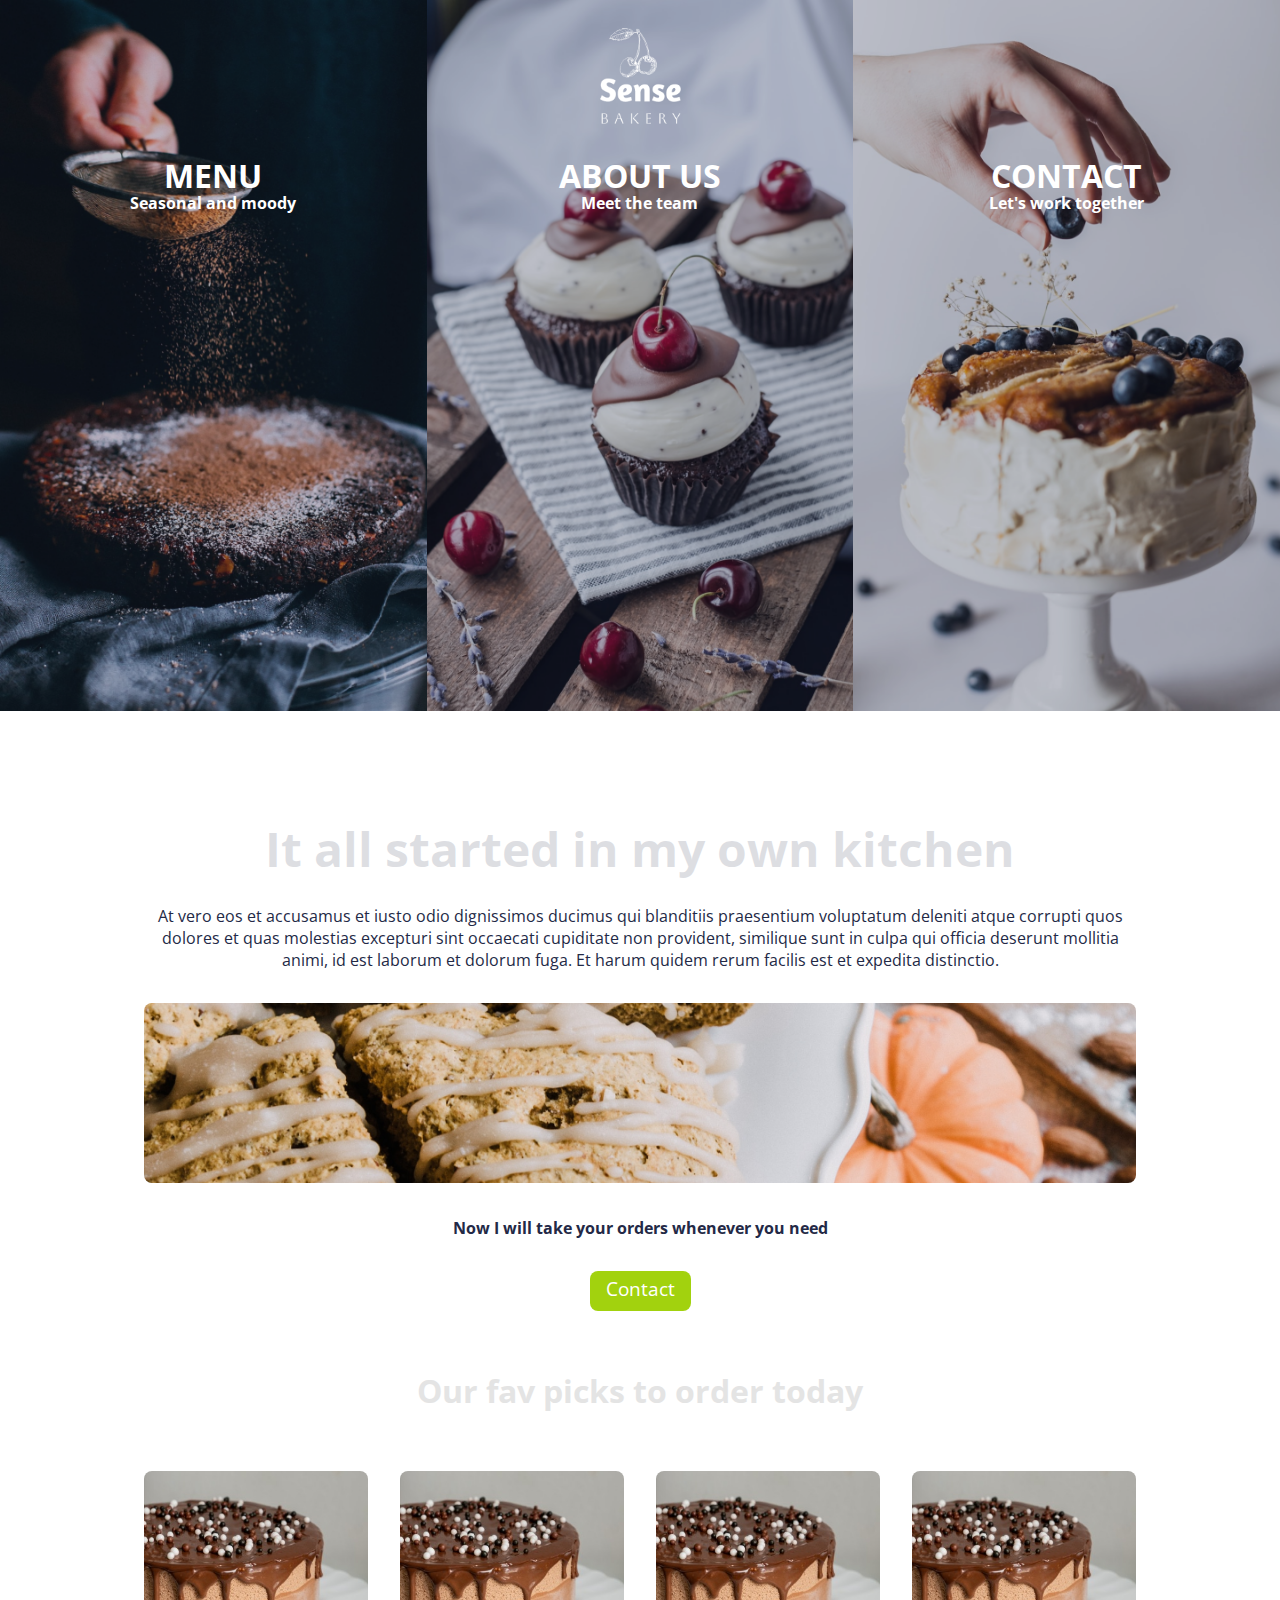
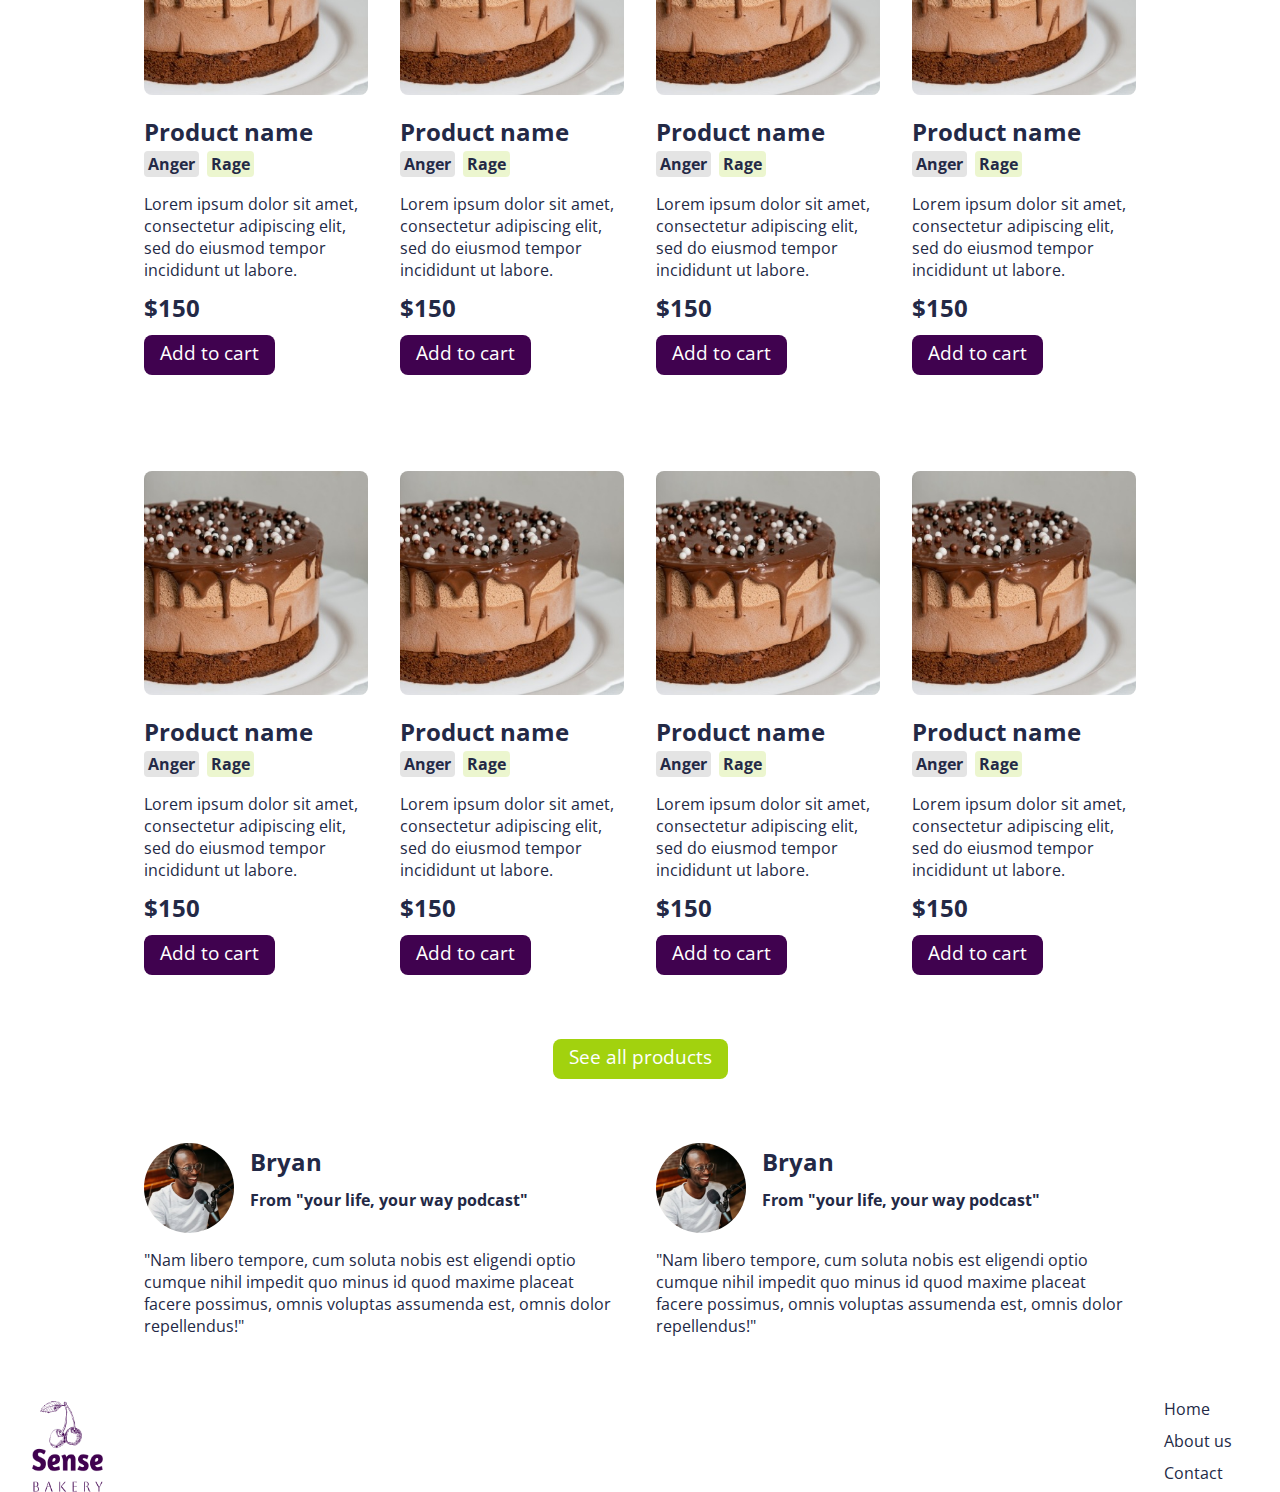
<file: index.html>
<!DOCTYPE html>
<html lang="en">
<head>
    <meta charset="UTF-8">
    <meta http-equiv="X-UA-Compatible" content="IE=edge">
    <meta name="viewport" content="width=device-width, initial-scale=1.0">
    <title>Sense - Bakery</title>
    <link rel="stylesheet" href="css/main.css">
    <!--Alegreya sans font added-->
    <link rel="preconnect" href="https://fonts.googleapis.com">
    <link rel="preconnect" href="https://fonts.gstatic.com" crossorigin>
    <link href="https://fonts.googleapis.com/css2?family=Open+Sans:wght@400;600;700&display=swap" rel="stylesheet">
</head>

<body>
    <div class="skip-link">  
        <a href='#maincontent'> Skip to Main content </a>
    </div>

    <header>
        <nav role="navigation" class="homenav">
            <div class="navoption">
                <picture>
                    <source srcset="images/menu-107_x_178.png,
                                    images/menu-214_x_356.png 2x"
                            media="(max-width: 320px)">
                
                    <source srcset="images/menu-240_x_800.png,
                                    images/menu-480_x_1600.png 2x"
                            media="(max-width: 720px)">

                    <source srcset="images/menu-480_x_800.png,
                                    images/menu-960_x_1600.png 2x"
                            media="(max-width: 1440px)">
                
                    <img src="images/menu-480_x_800.png" alt="Picture of dark chocolate cake">
                </picture>
                <a href="#">Menu</a>
                <p>Seasonal and moody</p>
            </div>

            <div class="navoption">
                <picture>
                    <source srcset="images/aboutus-107_x_178.png,
                                    images/aboutus-214_x_356.png 2x"
                            media="(max-width: 320px)">
                
                    <source srcset="images/aboutus-240_x_800.png,
                                    images/aboutus-480_x_1600.png 2x"
                            media="(max-width: 720px)">

                    <source srcset="images/aboutus-480_x_800.png,
                                    images/aboutus-960_x_1600.png 2x"
                            media="(max-width: 1440px)">
                
                    <img src="images/aboutus-480_x_800.png" alt="Picture of dark chocolate cake">
                </picture>
                <a href="about.html">About us</a>
                <p>Meet the team</p>
            </div>

            <div class="navoption">
                <picture>
                    <source srcset="images/contact-107_x_178.png,
                                    images/contact-214_x_356.png 2x"
                            media="(max-width: 320px)">
                
                    <source srcset="images/contact-240_x_800.png,
                                    images/contact-480_x_1600.png 2x"
                            media="(max-width: 720px)">

                    <source srcset="images/contact-480_x_800.png,
                                    images/contact-960_x_1600.png 2x"
                            media="(max-width: 1440px)">
                
                    <img src="images/contact-480_x_800.png" alt="Picture of dark chocolate cake">
                </picture>
                <a href="contact.html">Contact</a>
                <p>Let's work together</p>
            </div>
        </nav>
        <a class="logo" href="index.html"><img src="images/logo-bakery.png" alt="Logo"></a>
    </header>
    

    <div class="wrapper">
        <!--Added a class of wrapper since all elements require the same margin-->
        <main class="intro" role="main" id="maincontent">
            <h1>It all started in my own kitchen</h1>
            <p>At vero eos et accusamus et iusto odio dignissimos ducimus qui blanditiis praesentium voluptatum deleniti atque corrupti quos dolores et quas molestias excepturi sint occaecati cupiditate non provident, similique sunt in culpa qui officia deserunt mollitia animi, id est laborum et dolorum fuga. Et harum quidem rerum facilis est et expedita distinctio.</p>
            <picture>
                <source srcset="images/intro-1120_x_203.png,
                images/intro-2240_x_406.png 2x"
                media="(max-width: 320px)">
            
                <source srcset="images/intro-544_x_99.png,
                                images/intro-1088_x_198.png 2x"
                        media="(max-width: 720px)">

                <source srcset="images/intro-1120_x_203.png,
                                images/intro-2240_x_406.png 2x"
                        media="(max-width: 1440px)">
            
                <img src="images/intro-1120_x_203.png" alt="Image of pumpkin cookies">
            </picture>
            <p>Now I will take your orders whenever you need</p>
            <a class="button" aria-label="Go to contact page" href="contact.html">Contact</a>
        </main>

        <section class="product">
            <h2>Our fav picks to order today</h2>
            <!--Created the div with a class of "cards" to hug all available information of products. I will assign a grid disposition to it in the css-->
            <div class="cards">
                <div itemscope itemtype="https://schema.org/Product" class="card">
                    <picture itemprop="image">
                        <source srcset="images/product-256_x_256.jpg,
                                        images/product-512_x_512.jpg 2x"
                                media="(max-width: 320px)">
                    
                        <source srcset="images/product-688_x_688.jpg,
                                        images/product-1376_x_1376.jpg 2x"
                                media="(max-width: 720px)">
    
                        <source srcset="images/product-352_x_352.jpg,
                                        images/product-704_x_704.jpg 2x"
                                media="(max-width: 1440px)">
                    
                        <img src="images/product-688_x_688.jpg" alt="Product image">
                    </picture>
                    <div class="title">
                        <h3 itemprop="name" >Product name</h3>
                        <div class="tags">
                            <div itemprop="category" class="tag1">
                                <p>Anger</p>
                            </div>
                            <div itemprop="category" class="tag2">
                                <p>Rage</p>
                            </div>
                        </div>
                    </div>
    
                    <div class="info">
                        <p itemprop="description">Lorem ipsum dolor sit amet, consectetur adipiscing elit, sed do eiusmod tempor incididunt ut labore.</p>
                        <p itemprop="price" class="price">$150</p>
                        <a class="button" aria-label="Add product to your cart" href="#">Add to cart</a>
                    </div>
                </div>
                <div itemscope itemtype="https://schema.org/Product" class="card">
                    <picture itemprop="image">
                        <source srcset="images/product-256_x_256.jpg,
                                        images/product-512_x_512.jpg 2x"
                                media="(max-width: 320px)">
                    
                        <source srcset="images/product-688_x_688.jpg,
                                        images/product-1376_x_1376.jpg 2x"
                                media="(max-width: 720px)">
    
                        <source srcset="images/product-352_x_352.jpg,
                                        images/product-704_x_704.jpg 2x"
                                media="(max-width: 1440px)">
                    
                        <img src="images/product-688_x_688.jpg" alt="Product image">
                    </picture>
                    <div class="title">
                        <h3 itemprop="name" >Product name</h3>
                        <div class="tags">
                            <div itemprop="category" class="tag1">
                                <p>Anger</p>
                            </div>
                            <div itemprop="category" class="tag2">
                                <p>Rage</p>
                            </div>
                        </div>
                    </div>
    
                    <div class="info">
                        <p itemprop="description">Lorem ipsum dolor sit amet, consectetur adipiscing elit, sed do eiusmod tempor incididunt ut labore.</p>
                        <p itemprop="price" class="price">$150</p>
                        <a class="button" aria-label="Add product to your cart" href="#">Add to cart</a>
                    </div>
                </div>
                <div itemscope itemtype="https://schema.org/Product" class="card">
                    <picture>
                        <source srcset="images/product-256_x_256.jpg,
                                        images/product-512_x_512.jpg 2x"
                                media="(max-width: 320px)">
                    
                        <source srcset="images/product-688_x_688.jpg,
                                        images/product-1376_x_1376.jpg 2x"
                                media="(max-width: 720px)">
    
                        <source srcset="images/product-352_x_352.jpg,
                                        images/product-704_x_704.jpg 2x"
                                media="(max-width: 1440px)">
                    
                        <img src="images/product-688_x_688.jpg" alt="Product image">
                    </picture>
                    <div class="title">
                        <h3>Product name</h3>
                        <div class="tags">
                            <div class="tag1">
                                <p>Anger</p>
                            </div>
                            <div class="tag2">
                                <p>Rage</p>
                            </div>
                        </div>
                    </div>
    
                    <div class="info">
                        <p>Lorem ipsum dolor sit amet, consectetur adipiscing elit, sed do eiusmod tempor incididunt ut labore.</p>
                        <p class="price">$150</p>
                        <a class="button" aria-label="Add product to your cart" href="#">Add to cart</a>
                    </div>
                </div>
                <div itemscope itemtype="https://schema.org/Product" class="card">
                    <picture itemprop="image">
                        <source srcset="images/product-256_x_256.jpg,
                                        images/product-512_x_512.jpg 2x"
                                media="(max-width: 320px)">
                    
                        <source srcset="images/product-688_x_688.jpg,
                                        images/product-1376_x_1376.jpg 2x"
                                media="(max-width: 720px)">
    
                        <source srcset="images/product-352_x_352.jpg,
                                        images/product-704_x_704.jpg 2x"
                                media="(max-width: 1440px)">
                    
                        <img src="images/product-688_x_688.jpg" alt="Product image">
                    </picture>
                    <div class="title">
                        <h3 itemprop="name" >Product name</h3>
                        <div class="tags">
                            <div itemprop="category" class="tag1">
                                <p>Anger</p>
                            </div>
                            <div itemprop="category" class="tag2">
                                <p>Rage</p>
                            </div>
                        </div>
                    </div>
    
                    <div class="info">
                        <p itemprop="description">Lorem ipsum dolor sit amet, consectetur adipiscing elit, sed do eiusmod tempor incididunt ut labore.</p>
                        <p itemprop="price" class="price">$150</p>
                        <a class="button" aria-label="Add product to your cart" href="#">Add to cart</a>
                    </div>
                </div>
                <div itemscope itemtype="https://schema.org/Product" class="card">
                    <picture itemprop="image">
                        <source srcset="images/product-256_x_256.jpg,
                                        images/product-512_x_512.jpg 2x"
                                media="(max-width: 320px)">
                    
                        <source srcset="images/product-688_x_688.jpg,
                                        images/product-1376_x_1376.jpg 2x"
                                media="(max-width: 720px)">
    
                        <source srcset="images/product-352_x_352.jpg,
                                        images/product-704_x_704.jpg 2x"
                                media="(max-width: 1440px)">
                    
                        <img src="images/product-688_x_688.jpg" alt="Product image">
                    </picture>
                    <div class="title">
                        <h3 itemprop="name" >Product name</h3>
                        <div class="tags">
                            <div itemprop="category" class="tag1">
                                <p>Anger</p>
                            </div>
                            <div itemprop="category" class="tag2">
                                <p>Rage</p>
                            </div>
                        </div>
                    </div>
    
                    <div class="info">
                        <p itemprop="description">Lorem ipsum dolor sit amet, consectetur adipiscing elit, sed do eiusmod tempor incididunt ut labore.</p>
                        <p itemprop="price" class="price">$150</p>
                        <a class="button" aria-label="Add product to your cart" href="#">Add to cart</a>
                    </div>
                </div>
                <div itemscope itemtype="https://schema.org/Product" class="card">
                    <picture itemprop="image">
                        <source srcset="images/product-256_x_256.jpg,
                                        images/product-512_x_512.jpg 2x"
                                media="(max-width: 320px)">
                    
                        <source srcset="images/product-688_x_688.jpg,
                                        images/product-1376_x_1376.jpg 2x"
                                media="(max-width: 720px)">
    
                        <source srcset="images/product-352_x_352.jpg,
                                        images/product-704_x_704.jpg 2x"
                                media="(max-width: 1440px)">
                    
                        <img src="images/product-688_x_688.jpg" alt="Product image">
                    </picture>
                    <div class="title">
                        <h3 itemprop="name" >Product name</h3>
                        <div class="tags">
                            <div itemprop="category" class="tag1">
                                <p>Anger</p>
                            </div>
                            <div itemprop="category" class="tag2">
                                <p>Rage</p>
                            </div>
                        </div>
                    </div>
    
                    <div class="info">
                        <p itemprop="description">Lorem ipsum dolor sit amet, consectetur adipiscing elit, sed do eiusmod tempor incididunt ut labore.</p>
                        <p itemprop="price" class="price">$150</p>
                        <a class="button" aria-label="Add product to your cart" href="#">Add to cart</a>
                    </div>
                </div>
                <div itemscope itemtype="https://schema.org/Product" class="card">
                    <picture itemprop="image">
                        <source srcset="images/product-256_x_256.jpg,
                                        images/product-512_x_512.jpg 2x"
                                media="(max-width: 320px)">
                    
                        <source srcset="images/product-688_x_688.jpg,
                                        images/product-1376_x_1376.jpg 2x"
                                media="(max-width: 720px)">
    
                        <source srcset="images/product-352_x_352.jpg,
                                        images/product-704_x_704.jpg 2x"
                                media="(max-width: 1440px)">
                    
                        <img src="images/product-688_x_688.jpg" alt="Product image">
                    </picture>
                    <div class="title">
                        <h3 itemprop="name" >Product name</h3>
                        <div class="tags">
                            <div itemprop="category" class="tag1">
                                <p>Anger</p>
                            </div>
                            <div itemprop="category" class="tag2">
                                <p>Rage</p>
                            </div>
                        </div>
                    </div>
    
                    <div class="info">
                        <p itemprop="description">Lorem ipsum dolor sit amet, consectetur adipiscing elit, sed do eiusmod tempor incididunt ut labore.</p>
                        <p itemprop="price" class="price">$150</p>
                        <a class="button" aria-label="Add product to your cart" href="#">Add to cart</a>
                    </div>
                </div>
                <div itemscope itemtype="https://schema.org/Product" class="card">
                    <picture itemprop="image">
                        <source srcset="images/product-256_x_256.jpg,
                                        images/product-512_x_512.jpg 2x"
                                media="(max-width: 320px)">
                    
                        <source srcset="images/product-688_x_688.jpg,
                                        images/product-1376_x_1376.jpg 2x"
                                media="(max-width: 720px)">
    
                        <source srcset="images/product-352_x_352.jpg,
                                        images/product-704_x_704.jpg 2x"
                                media="(max-width: 1440px)">
                    
                        <img src="images/product-688_x_688.jpg" alt="Product image">
                    </picture>
                    <div class="title">
                        <h3 itemprop="name" >Product name</h3>
                        <div class="tags">
                            <div itemprop="category" class="tag1">
                                <p>Anger</p>
                            </div>
                            <div itemprop="category" class="tag2">
                                <p>Rage</p>
                            </div>
                        </div>
                    </div>
    
                    <div class="info">
                        <p itemprop="description">Lorem ipsum dolor sit amet, consectetur adipiscing elit, sed do eiusmod tempor incididunt ut labore.</p>
                        <p itemprop="price" class="price">$150</p>
                        <a class="button" aria-label="Add product to your cart" href="#">Add to cart</a>
                    </div>
                </div>
            </div>
            <a class="button" aria-label="Go to see all products" href="#">See all products</a>
        </section>

        <section class="testimonials">
            <div class="testcard">
                <div>
                    <img src="images/client.png" alt="Picture of Previous client">
                    <div class="title">
                        <h3>Bryan</h3>
                        <p>From "your life, your way podcast"</p>
                    </div>
                </div>
                <p>"Nam libero tempore, cum soluta nobis est eligendi optio cumque nihil impedit quo minus id quod maxime placeat facere possimus, omnis voluptas assumenda est, omnis dolor repellendus!"</p>
            </div>
            <div class="testcard">
                <div>
                    <img src="images/client.png" alt="Picture of Previous client">
                    <div class="title">
                        <h3>Bryan</h3>
                        <p>From "your life, your way podcast"</p>
                    </div>
                </div>
                <p> "Nam libero tempore, cum soluta nobis est eligendi optio cumque nihil impedit quo minus id quod maxime placeat facere possimus, omnis voluptas assumenda est, omnis dolor repellendus!"</p>
            </div>
        </section>

    </div>
    
    <footer>
        <img src="images/logo-bakery-dark.png" alt="Bakery logo">
        <div>
            <a href="index.html">Home</a>
            <a href="about.html">About us</a>
            <a href="contact.html">Contact</a>
        </div>
    </footer>
</body>
</html>
</file>
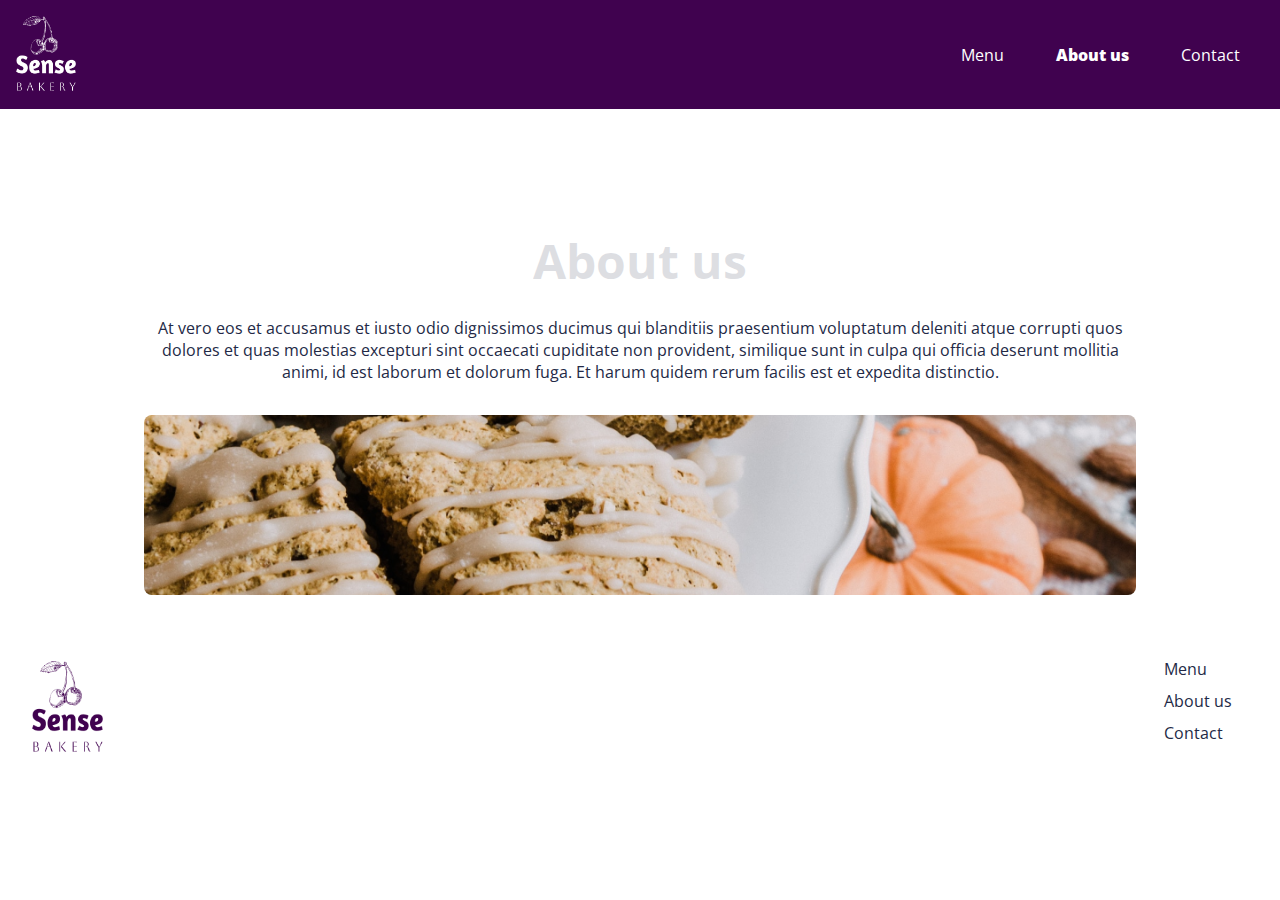
<file: about.html>
<!DOCTYPE html>
<html lang="en">
<head>
    <meta charset="UTF-8">
    <meta http-equiv="X-UA-Compatible" content="IE=edge">
    <meta name="viewport" content="width=device-width, initial-scale=1.0">
    <title>About us</title>
    <link rel="stylesheet" href="css/main.css">
    <!--Alegreya sans font added-->
    <link rel="preconnect" href="https://fonts.googleapis.com">
    <link rel="preconnect" href="https://fonts.gstatic.com" crossorigin>
    <link href="https://fonts.googleapis.com/css2?family=Open+Sans:wght@400;600;700&display=swap" rel="stylesheet">
</head>
<body>
    <header>
        <nav role="navigation" class="secnav">
            <a href="index.html"><img src="images/logo-bakery.png" alt="Logo"></a>
            <div class="options">
                <a href="menu.html">Menu</a>
                <a class="active" href="#">About us</a>
                <a href="contact.html">Contact</a>
            </div>
        </nav>
    </header>

    <div class="wrapper">
        <section class="intro">
            <h1>About us</h1>
            <p>At vero eos et accusamus et iusto odio dignissimos ducimus qui blanditiis praesentium voluptatum deleniti atque corrupti quos dolores et quas molestias excepturi sint occaecati cupiditate non provident, similique sunt in culpa qui officia deserunt mollitia animi, id est laborum et dolorum fuga. Et harum quidem rerum facilis est et expedita distinctio.</p>
            <picture>
                <source srcset="images/intro-1120_x_203.png,
                                images/intro-2240_x_406.png 2x"
                        media="(max-width: 320px)">
            
                <source srcset="images/intro-544_x_99.png,
                                images/intro-1088_x_198.png 2x"
                        media="(max-width: 720px)">

                <source srcset="images/intro-1120_x_203.png,
                                images/intro-2240_x_406.png 2x"
                        media="(max-width: 1440px)">
            
                <img src="images/intro-1120_x_203.png" alt="Image of pumpkin cookies">
            </picture>

        </section>

    </div>

    <footer>
        <img src="images/logo-bakery-dark.png" alt="Bakery logo">
        <div>
            <a href="menu.html">Menu</a>
            <a href="about.html">About us</a>
            <a href="contact.html">Contact</a>
        </div>
    </footer>
</body>
</html>
</file>
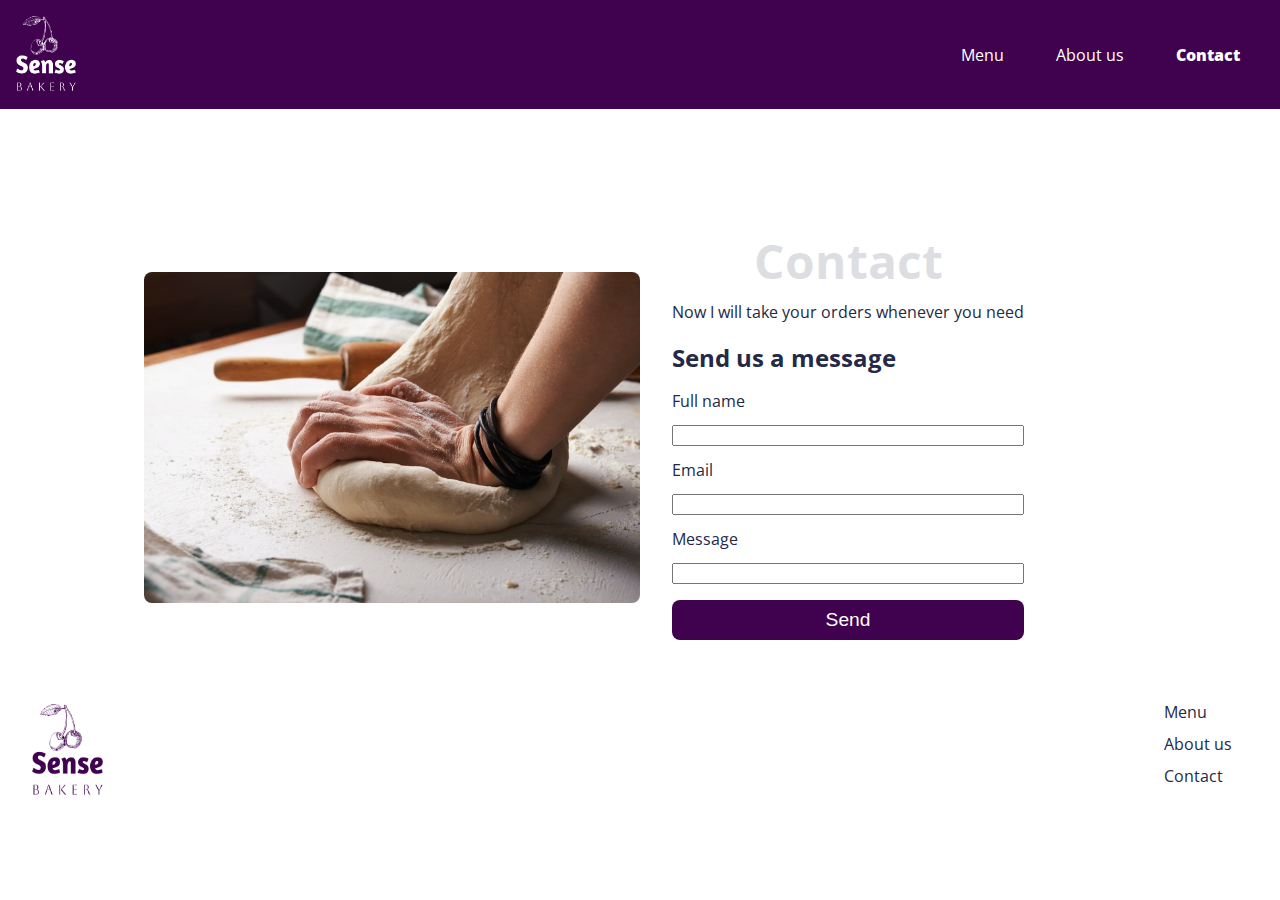
<file: contact.html>
<!DOCTYPE html>
<html lang="en">
<head>
    <meta charset="UTF-8">
    <meta http-equiv="X-UA-Compatible" content="IE=edge">
    <meta name="viewport" content="width=device-width, initial-scale=1.0">
    <title>Contact</title>
    <link rel="stylesheet" href="css/main.css">
    <!--Alegreya sans font added-->
    <link rel="preconnect" href="https://fonts.googleapis.com">
    <link rel="preconnect" href="https://fonts.gstatic.com" crossorigin>
    <link href="https://fonts.googleapis.com/css2?family=Open+Sans:wght@400;600;700&display=swap" rel="stylesheet">
</head>
<body>
    <header>
        <nav role="navigation" class="secnav">
            <a href="index.html"><img src="images/logo-bakery.png" alt="Logo"></a>
            <div class="options">
                <a href="menu.html">Menu</a>
                <a href="about.html">About us</a>
                <a class="active" href="#">Contact</a>
            </div>
        </nav>
    </header>

    <div class="wrapper">
        <section class="contact">
            <picture>
                <source srcset="images/contact-687_x_458.jpg,
                                images/contact-1374_x_916.jpg 2x"
                        media="(max-width: 320px)">
            
                <source srcset="images/contact-560_x_373.jpg,
                                images/contact-1120_x_746.jpg 2x"
                        media="(max-width: 720px)">

                <source srcset="images/contact-752_x_501.jpg,
                                images/contact-1504_x_1002.jpg 2x"
                        media="(max-width: 1440px)">
            
                <img src="images/contact-752_x_501.jpg" alt="Product image">
            </picture>
            <div role="form" class="contactform">
                <h1>Contact</h1>
                <p>Now I will take your orders whenever you need</p>
                <form>
                    <h3>Send us a message</h3>
                    <label for="name">Full name</label>
                    <input type="text" name="contactname" id="name">
                    <label for="email">Email</label>
                    <input type="email" name="email" id="email">
                    <label for="message">Message</label>
                    <input type="text" name="message" id="message">
                    <button>Send</button>
                </form>
            </div>
        </section>

    </div>

    <footer>
        <img src="images/logo-bakery-dark.png" alt="Bakery logo">
        <div>
            <a href="menu.html">Menu</a>
            <a href="about.html">About us</a>
            <a href="contact.html">Contact</a>
        </div>
    </footer>
</body>
</html>
</file>
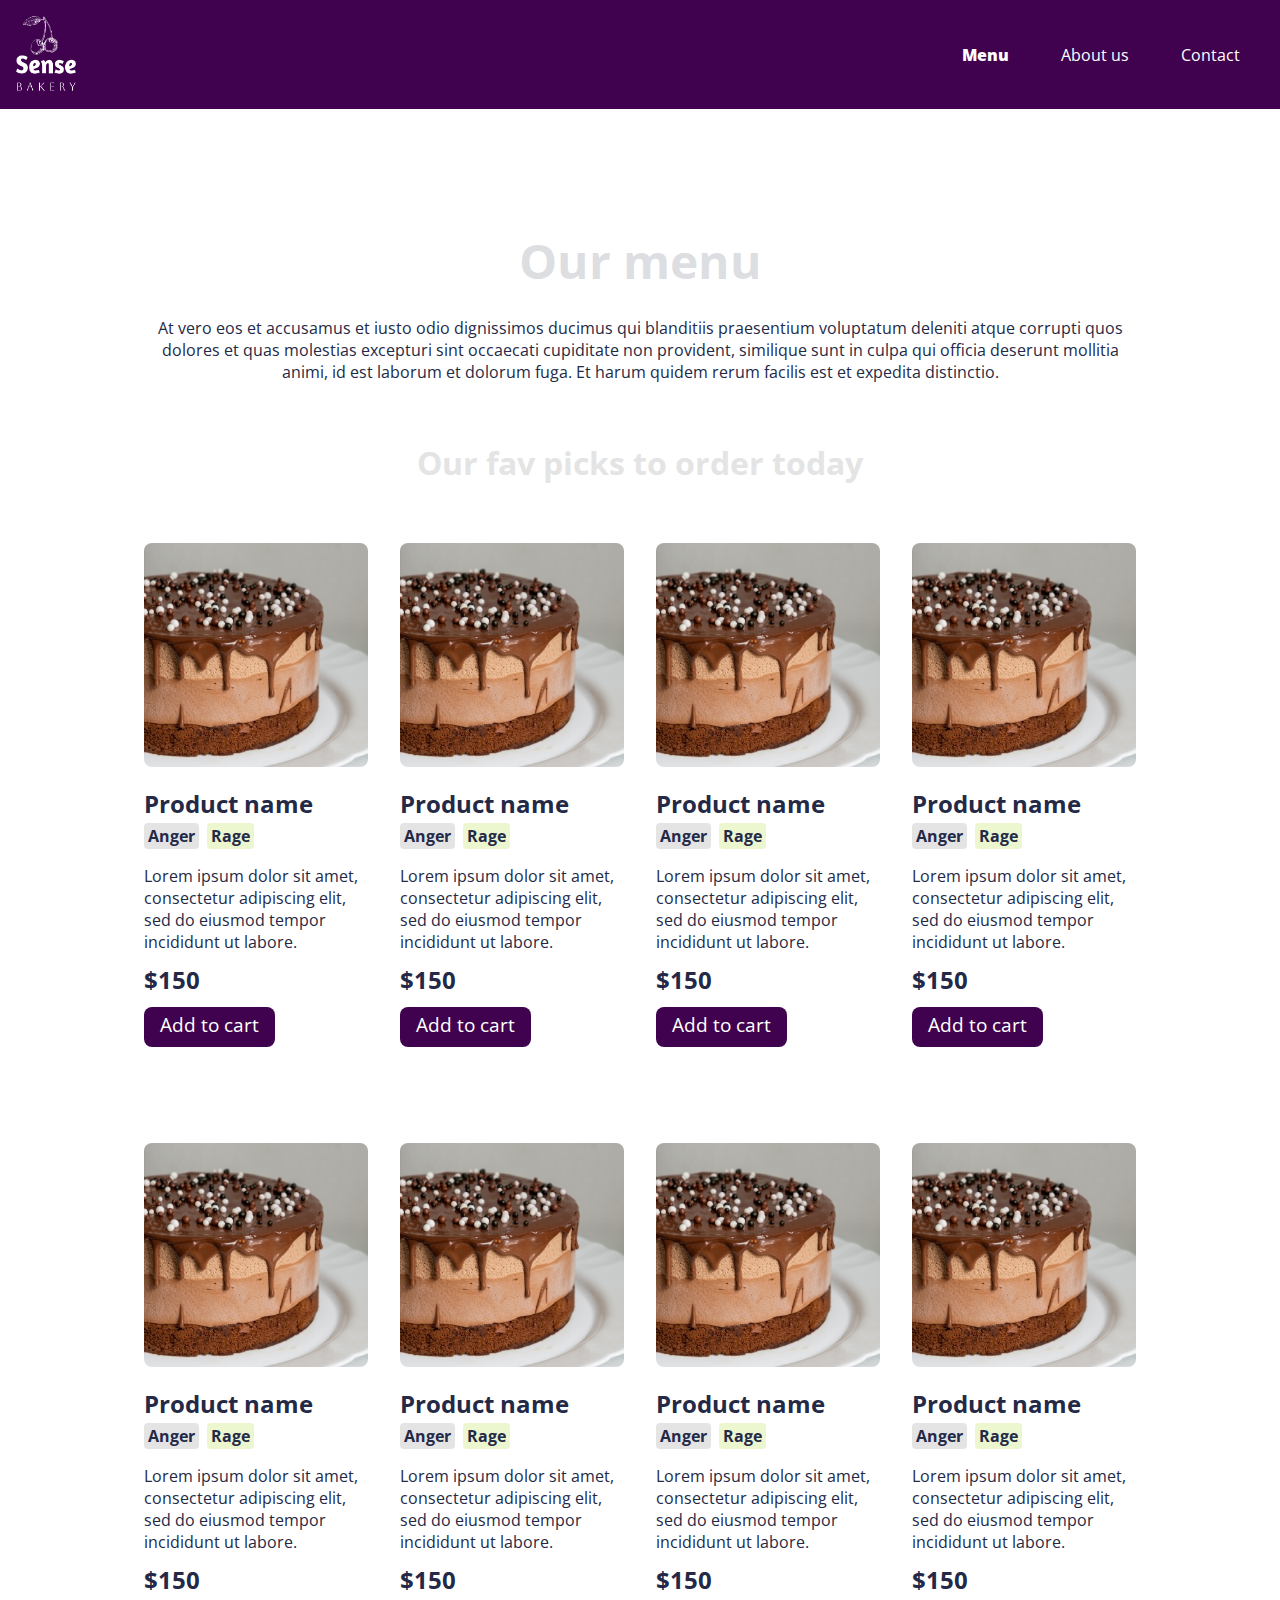
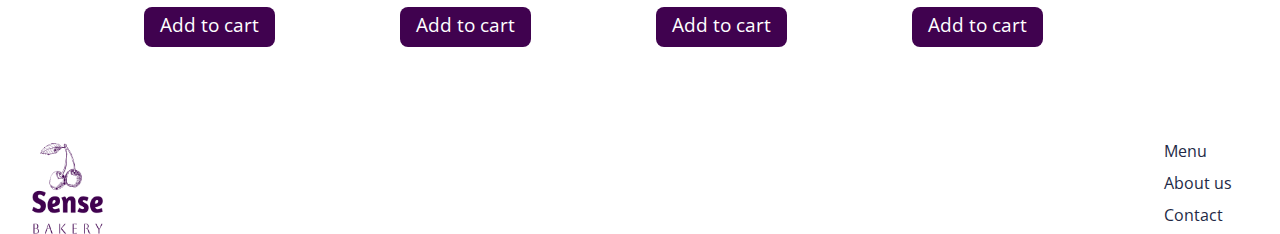
<file: menu.html>
<!DOCTYPE html>
<html lang="en">
<head>
    <meta charset="UTF-8">
    <meta http-equiv="X-UA-Compatible" content="IE=edge">
    <meta name="viewport" content="width=device-width, initial-scale=1.0">
    <title>Bakery Menu</title>
    <link rel="stylesheet" href="css/main.css">
    <!--Alegreya sans font added-->
    <link rel="preconnect" href="https://fonts.googleapis.com">
    <link rel="preconnect" href="https://fonts.gstatic.com" crossorigin>
    <link href="https://fonts.googleapis.com/css2?family=Open+Sans:wght@400;600;700&display=swap" rel="stylesheet">
</head>
<body>
    <header>
        <nav role="navigation" class="secnav">
            <a href="index.html"><img src="images/logo-bakery.png" alt="Logo"></a>
            <div class="options">
                <a class="active" href="index.html">Menu</a>
                <a href="about.html">About us</a>
                <a href="contact.html">Contact</a>
            </div>
        </nav>
    </header>

    <div class="wrapper">
        <section class="intro">
            <h1>Our menu</h1>
            <p>At vero eos et accusamus et iusto odio dignissimos ducimus qui blanditiis praesentium voluptatum deleniti atque corrupti quos dolores et quas molestias excepturi sint occaecati cupiditate non provident, similique sunt in culpa qui officia deserunt mollitia animi, id est laborum et dolorum fuga. Et harum quidem rerum facilis est et expedita distinctio.</p>
        </section>
        <section class="product">
            <h2>Our fav picks to order today</h2>
            <!--Created the div with a class of "cards" to hug all available information of products. I will assign a grid disposition to it in the css-->
            <div class="cards">
                <div itemscope itemtype="https://schema.org/Product" class="card">
                    <picture itemprop="image">
                        <source srcset="images/product-256_x_256.jpg,
                                        images/product-512_x_512.jpg 2x"
                                media="(max-width: 320px)">
                    
                        <source srcset="images/product-688_x_688.jpg,
                                        images/product-1376_x_1376.jpg 2x"
                                media="(max-width: 720px)">
    
                        <source srcset="images/product-352_x_352.jpg,
                                        images/product-704_x_704.jpg 2x"
                                media="(max-width: 1440px)">
                    
                        <img src="images/product-688_x_688.jpg" alt="Product image">
                    </picture>
                    <div class="title">
                        <h3 itemprop="name" >Product name</h3>
                        <div class="tags">
                            <div itemprop="category" class="tag1">
                                <p>Anger</p>
                            </div>
                            <div itemprop="category" class="tag2">
                                <p>Rage</p>
                            </div>
                        </div>
                    </div>
    
                    <div class="info">
                        <p itemprop="description">Lorem ipsum dolor sit amet, consectetur adipiscing elit, sed do eiusmod tempor incididunt ut labore.</p>
                        <p itemprop="price" class="price">$150</p>
                        <a class="button" aria-label="Add product to your cart" href="#">Add to cart</a>
                    </div>
                </div>
                <div itemscope itemtype="https://schema.org/Product" class="card">
                    <picture itemprop="image">
                        <source srcset="images/product-256_x_256.jpg,
                                        images/product-512_x_512.jpg 2x"
                                media="(max-width: 320px)">
                    
                        <source srcset="images/product-688_x_688.jpg,
                                        images/product-1376_x_1376.jpg 2x"
                                media="(max-width: 720px)">
    
                        <source srcset="images/product-352_x_352.jpg,
                                        images/product-704_x_704.jpg 2x"
                                media="(max-width: 1440px)">
                    
                        <img src="images/product-688_x_688.jpg" alt="Product image">
                    </picture>
                    <div class="title">
                        <h3 itemprop="name" >Product name</h3>
                        <div class="tags">
                            <div itemprop="category" class="tag1">
                                <p>Anger</p>
                            </div>
                            <div itemprop="category" class="tag2">
                                <p>Rage</p>
                            </div>
                        </div>
                    </div>
    
                    <div class="info">
                        <p itemprop="description">Lorem ipsum dolor sit amet, consectetur adipiscing elit, sed do eiusmod tempor incididunt ut labore.</p>
                        <p itemprop="price" class="price">$150</p>
                        <a class="button" aria-label="Add product to your cart" href="#">Add to cart</a>
                    </div>
                </div>
                <div itemscope itemtype="https://schema.org/Product" class="card">
                    <picture>
                        <source srcset="images/product-256_x_256.jpg,
                                        images/product-512_x_512.jpg 2x"
                                media="(max-width: 320px)">
                    
                        <source srcset="images/product-688_x_688.jpg,
                                        images/product-1376_x_1376.jpg 2x"
                                media="(max-width: 720px)">
    
                        <source srcset="images/product-352_x_352.jpg,
                                        images/product-704_x_704.jpg 2x"
                                media="(max-width: 1440px)">
                    
                        <img src="images/product-688_x_688.jpg" alt="Product image">
                    </picture>
                    <div class="title">
                        <h3>Product name</h3>
                        <div class="tags">
                            <div class="tag1">
                                <p>Anger</p>
                            </div>
                            <div class="tag2">
                                <p>Rage</p>
                            </div>
                        </div>
                    </div>
    
                    <div class="info">
                        <p>Lorem ipsum dolor sit amet, consectetur adipiscing elit, sed do eiusmod tempor incididunt ut labore.</p>
                        <p class="price">$150</p>
                        <a class="button" aria-label="Add product to your cart" href="#">Add to cart</a>
                    </div>
                </div>
                <div itemscope itemtype="https://schema.org/Product" class="card">
                    <picture itemprop="image">
                        <source srcset="images/product-256_x_256.jpg,
                                        images/product-512_x_512.jpg 2x"
                                media="(max-width: 320px)">
                    
                        <source srcset="images/product-688_x_688.jpg,
                                        images/product-1376_x_1376.jpg 2x"
                                media="(max-width: 720px)">
    
                        <source srcset="images/product-352_x_352.jpg,
                                        images/product-704_x_704.jpg 2x"
                                media="(max-width: 1440px)">
                    
                        <img src="images/product-688_x_688.jpg" alt="Product image">
                    </picture>
                    <div class="title">
                        <h3 itemprop="name" >Product name</h3>
                        <div class="tags">
                            <div itemprop="category" class="tag1">
                                <p>Anger</p>
                            </div>
                            <div itemprop="category" class="tag2">
                                <p>Rage</p>
                            </div>
                        </div>
                    </div>
    
                    <div class="info">
                        <p itemprop="description">Lorem ipsum dolor sit amet, consectetur adipiscing elit, sed do eiusmod tempor incididunt ut labore.</p>
                        <p itemprop="price" class="price">$150</p>
                        <a class="button" aria-label="Add product to your cart" href="#">Add to cart</a>
                    </div>
                </div>
                <div itemscope itemtype="https://schema.org/Product" class="card">
                    <picture itemprop="image">
                        <source srcset="images/product-256_x_256.jpg,
                                        images/product-512_x_512.jpg 2x"
                                media="(max-width: 320px)">
                    
                        <source srcset="images/product-688_x_688.jpg,
                                        images/product-1376_x_1376.jpg 2x"
                                media="(max-width: 720px)">
    
                        <source srcset="images/product-352_x_352.jpg,
                                        images/product-704_x_704.jpg 2x"
                                media="(max-width: 1440px)">
                    
                        <img src="images/product-688_x_688.jpg" alt="Product image">
                    </picture>
                    <div class="title">
                        <h3 itemprop="name" >Product name</h3>
                        <div class="tags">
                            <div itemprop="category" class="tag1">
                                <p>Anger</p>
                            </div>
                            <div itemprop="category" class="tag2">
                                <p>Rage</p>
                            </div>
                        </div>
                    </div>
    
                    <div class="info">
                        <p itemprop="description">Lorem ipsum dolor sit amet, consectetur adipiscing elit, sed do eiusmod tempor incididunt ut labore.</p>
                        <p itemprop="price" class="price">$150</p>
                        <a class="button" aria-label="Add product to your cart" href="#">Add to cart</a>
                    </div>
                </div>
                <div itemscope itemtype="https://schema.org/Product" class="card">
                    <picture itemprop="image">
                        <source srcset="images/product-256_x_256.jpg,
                                        images/product-512_x_512.jpg 2x"
                                media="(max-width: 320px)">
                    
                        <source srcset="images/product-688_x_688.jpg,
                                        images/product-1376_x_1376.jpg 2x"
                                media="(max-width: 720px)">
    
                        <source srcset="images/product-352_x_352.jpg,
                                        images/product-704_x_704.jpg 2x"
                                media="(max-width: 1440px)">
                    
                        <img src="images/product-688_x_688.jpg" alt="Product image">
                    </picture>
                    <div class="title">
                        <h3 itemprop="name" >Product name</h3>
                        <div class="tags">
                            <div itemprop="category" class="tag1">
                                <p>Anger</p>
                            </div>
                            <div itemprop="category" class="tag2">
                                <p>Rage</p>
                            </div>
                        </div>
                    </div>
    
                    <div class="info">
                        <p itemprop="description">Lorem ipsum dolor sit amet, consectetur adipiscing elit, sed do eiusmod tempor incididunt ut labore.</p>
                        <p itemprop="price" class="price">$150</p>
                        <a class="button" aria-label="Add product to your cart" href="#">Add to cart</a>
                    </div>
                </div>
                <div itemscope itemtype="https://schema.org/Product" class="card">
                    <picture itemprop="image">
                        <source srcset="images/product-256_x_256.jpg,
                                        images/product-512_x_512.jpg 2x"
                                media="(max-width: 320px)">
                    
                        <source srcset="images/product-688_x_688.jpg,
                                        images/product-1376_x_1376.jpg 2x"
                                media="(max-width: 720px)">
    
                        <source srcset="images/product-352_x_352.jpg,
                                        images/product-704_x_704.jpg 2x"
                                media="(max-width: 1440px)">
                    
                        <img src="images/product-688_x_688.jpg" alt="Product image">
                    </picture>
                    <div class="title">
                        <h3 itemprop="name" >Product name</h3>
                        <div class="tags">
                            <div itemprop="category" class="tag1">
                                <p>Anger</p>
                            </div>
                            <div itemprop="category" class="tag2">
                                <p>Rage</p>
                            </div>
                        </div>
                    </div>
    
                    <div class="info">
                        <p itemprop="description">Lorem ipsum dolor sit amet, consectetur adipiscing elit, sed do eiusmod tempor incididunt ut labore.</p>
                        <p itemprop="price" class="price">$150</p>
                        <a class="button" aria-label="Add product to your cart" href="#">Add to cart</a>
                    </div>
                </div>
                <div itemscope itemtype="https://schema.org/Product" class="card">
                    <picture itemprop="image">
                        <source srcset="images/product-256_x_256.jpg,
                                        images/product-512_x_512.jpg 2x"
                                media="(max-width: 320px)">
                    
                        <source srcset="images/product-688_x_688.jpg,
                                        images/product-1376_x_1376.jpg 2x"
                                media="(max-width: 720px)">
    
                        <source srcset="images/product-352_x_352.jpg,
                                        images/product-704_x_704.jpg 2x"
                                media="(max-width: 1440px)">
                    
                        <img src="images/product-688_x_688.jpg" alt="Product image">
                    </picture>
                    <div class="title">
                        <h3 itemprop="name" >Product name</h3>
                        <div class="tags">
                            <div itemprop="category" class="tag1">
                                <p>Anger</p>
                            </div>
                            <div itemprop="category" class="tag2">
                                <p>Rage</p>
                            </div>
                        </div>
                    </div>
    
                    <div class="info">
                        <p itemprop="description">Lorem ipsum dolor sit amet, consectetur adipiscing elit, sed do eiusmod tempor incididunt ut labore.</p>
                        <p itemprop="price" class="price">$150</p>
                        <a class="button" aria-label="Add product to your cart" href="#">Add to cart</a>
                    </div>
                </div>
            </div>
        </section>

    </div>

    <footer>
        <img src="images/logo-bakery-dark.png" alt="Bakery logo">
        <div>
            <a href="menu.html">Menu</a>
            <a href="about.html">About us</a>
            <a href="contact.html">Contact</a>
        </div>
    </footer>
</body>
</html>
</file>
<file: css/main.css>
/* http://meyerweb.com/eric/tools/css/reset/ 
   v2.0 | 20110126
   License: none (public domain)
*/

html, body, div, span, applet, object, iframe,
h1, h2, h3, h4, h5, h6, p, blockquote, pre,
a, abbr, acronym, address, big, cite, code,
del, dfn, em, img, ins, kbd, q, s, samp,
small, strike, strong, sub, sup, tt, var,
b, u, i, center,
dl, dt, dd, ol, ul, li,
fieldset, form, label, legend,
table, caption, tbody, tfoot, thead, tr, th, td,
article, aside, canvas, details, embed, 
figure, figcaption, footer, header, hgroup, 
menu, nav, output, ruby, section, summary,
time, mark, audio, video {
	margin: 0;
	padding: 0;
	border: 0;
	font-size: 100%;
	font: inherit;
	vertical-align: baseline;
}
/* HTML5 display-role reset for older browsers */
article, aside, details, figcaption, figure, 
footer, header, hgroup, menu, nav, section {
	display: block;
}

body {
	line-height: 1;
}
ol, ul {
	list-style: none;
}
blockquote, q {
	quotes: none;
}
blockquote:before, blockquote:after,
q:before, q:after {
	content: '';
	content: none;
}
table {
	border-collapse: collapse;
	border-spacing: 0;
}

/* apply a natural box layout model to all elements, but allowing components to change*/
html {
    box-sizing: border-box;
  }
  *, *:before, *:after {
    box-sizing: inherit;
  }

/*Smooth scroll*/

html {
    scroll-behavior: smooth;
}

/*Body General styling*/

body {
    font-family: 'Open Sans', sans-serif;
    color: #232946;
}

h1 {
    font-weight: 700;
    font-size: 3rem;
    color: rgba(35, 41, 70, 0.75);
    text-align: center;
    opacity: 0.2;

    /*aplied the nostlgic animation*/
    animation-name: nostalgic;
    animation-duration: 2s;
    animation-delay: 1s;
    animation-iteration-count: 2;
    animation-direction: alternate;
    animation-timing-function: ease-in-out;
}

/*H1 animation, to change the opacity of the title*/

@keyframes nostalgic {
    20% {
        opacity: 0.4;
    }

    100% {
        transform: scale(1.2);
        opacity: 1;
    }

}

h2 {
    font-weight: 700;
    font-size: 2rem;
    color: #E4E4E4;
    text-align: center;
}

h3 {
    font-weight: 700;
    font-size: 1.5rem;
    line-height: 38px;
}

p {
    font-weight: 400;
    font-size: 1rem;
    line-height: 22px;
}

.button {
    padding: 0.5rem 1rem;
    min-height: 40px;
    background: #40024F;
    border-radius: 8px;
    color: #FFFFFF;
    font-size: 1.2rem;
    transition: all 0.5s;
}

/*Button transforms when hovering*/
.button:hover {
    transform: scale(1.05);
    background: #A2D20E;
    color: #232946;
    font-weight: 800;
}

img, picture{
    width:100%;
}

a {
    text-decoration: none;
    color: #FFFFFF;
    transition: all 1s;

}

a:hover {
    text-decoration: underline;
    transform: scale(1.1);
}

.active {
    font-weight: 800;
}

/*Header styling*/
header {
    display: flex;
    flex-direction: column;
    align-items: center;
}

.homenav {
    display: flex;
    flex-direction: row;
    width: 100%;
}

.navoption {
    display: flex;
    flex-direction: column;
    align-items: center;
    width: 33.33%;
}

.navoption a{
    position: absolute;
    top: 10rem;
    font-weight: 700;
    font-size: 1rem;
    text-transform: uppercase;
    color: #FFFFFF;
}

.navoption p {
    display: none;
}

.logo {
    position: absolute;
    max-width: 81px;
    max-height: 101px;
    top: 1.75rem;
}

/*Intro section styling*/

.wrapper {
    margin: auto;
    max-width: 1200px;
    padding: 0 1rem;
    height: 100%;
}

main {
    display: flex;
    flex-direction: column;
    align-items: center;
    gap: 2rem;
    margin: 3rem 0;
}

section {
    display: flex;
    flex-direction: column;
    align-items: center;
    gap: 2rem;
    margin: 4rem 0;
}

.intro p{
    text-align: center;
}

.intro picture img{
    border-radius: 0.5rem;
}

/*To target the text immediately after the image in the intro section*/
.intro picture + p {
    font-weight: 700;
}

.cards {
    margin: 2rem 0;
}

.card {
    display: flex;
    flex-direction: column;
    gap:1rem;
    margin: 2rem 0;
}

.card img{
    border-radius: 0.5rem;
    max-width: 688px;
}

.tags {
    display: flex;
    flex-direction: row;
    gap: 0.5rem;
}

.tags p {
    font-weight: 700;
}

.tag1 {
    display: flex;
    flex-direction: row;
    align-items: flex-start;
    padding: 2px 4px;
    background-color: #E4E4E4;
    border-radius: 4px;
    width: min-content;
}

.tag2 {
    display: flex;
    flex-direction: row;
    align-items: flex-start;
    padding: 2px 4px;
    background:rgba(162, 210, 14, 0.2);;
    border-radius: 4px;
    width: min-content;
}

.info {
    display: flex;
    flex-direction: column;
    align-items: flex-start;
    gap: 1rem;
}

.intro .button {
    background-color: #A2D20E;
}

.product div + .button {
    background-color: #A2D20E;
}

.price {
    font-size:1.5rem ;
    font-weight:700;
}

.testimonials img{
    border-radius: 50%;
    width: 90px;
}

.testcard {
    display: flex;
    flex-direction: column;
    gap: 1rem;
}

.testcard .title {
    display: flex;
    flex-direction: column;
    align-items: flex-start;
    gap: 8px;
}

.title h3 + p {
    font-weight: 700;
}

footer {
    display: flex;
    flex-direction: row;
    justify-content: space-between;
    margin: 0 2rem;
}

footer img {
        width: 71px;
        height: 91px;
}

footer a{
    color: #232946;
    margin: 0 1rem
}

/*Styles for navbar of secondary pages*/
.secnav {
    background-color: #40024F;
    color: #FFFFFF;
    display: block;
    text-align: center;
    padding: 2rem 0;
    width: 100%;
}

.options , footer div {
    display: flex;
    flex-direction: column;
    gap: 1rem;
}

.options a{
    padding: 1.5rem;
}

.secnav img{
    width: 60px;
    height: 75px;
}

/*Main content skip link*/
.skip-link {
    margin: 0;
    padding: 0;
  }
  
  .skip-link a{
    position: absolute;
    top: -999px;
    background-color:#232946;
    color:white;
    padding: 1rem;
    font-weight: 700;
  }
  
  .skip-link a:focus {
    top: 0; 
  }
 
 /*Contact form*/

.contactform {
    display: flex;
    flex-direction: column;
    gap: 1rem;
    text-align: center;
 }

 form {
    display: flex;
    flex-direction:column;
    gap: 1rem;
 }

 .contact picture img{
    border-radius: 0.5rem;
 }

 button {
    min-height: 40px;
    background: #40024F;
    border-radius: 8px;
    color: #FFFFFF;
    font-size: 1.2rem;
    border: none;
    transition: all 0.5s;
 }

 button:hover {
    transform: scale(1.05);
    background: #A2D20E;
    color: #232946;
    font-weight: 700;
    text-decoration: underline;
}
 
/*Breakout point for larger devices*/

@media screen and (min-width: 720px){
    /* Styles applied for min width of 720px and over */
    /*Grid layout for the disposition of product cards*/
    .cards {
        display: grid;
        grid-template-columns: repeat(4,1fr);
        gap: 2rem;
        margin: 0;
    }
    
    .testcard div{
        display:flex;
        flex-direction: row;
        gap: 1rem;
    }

    .wrapper {
        gap: 4rem;
        max-width: 80%;
        padding-top: 4rem;
    }

    .testimonials {
        display: flex;
        flex-direction: row;
    }

    .navoption a{
    font-size: 2rem;
    }

    .navoption p {
        display: block;
        position: absolute;
        top: 12rem;
        font-weight: 700;
        font-size: 1rem;
        color: #FFFFFF;
    }

    /*navbar for secondary pages becomes inline*/
    .secnav {
        padding: 1rem;
        display: flex;
        flex-direction: row;
        justify-content: space-between;
        align-items: center;
    }

    .options {
        display: inline-block;
    }

    /*Contact form switches flex direction for large devices*/
    
    .contact {
        display: flex;
        flex-direction: row;
        gap: 2rem;
        width: 100%;
    }

    .contactform {
        text-align: left;
    }

    .contact picture{
        width: 50%;
        }
}
</file>
